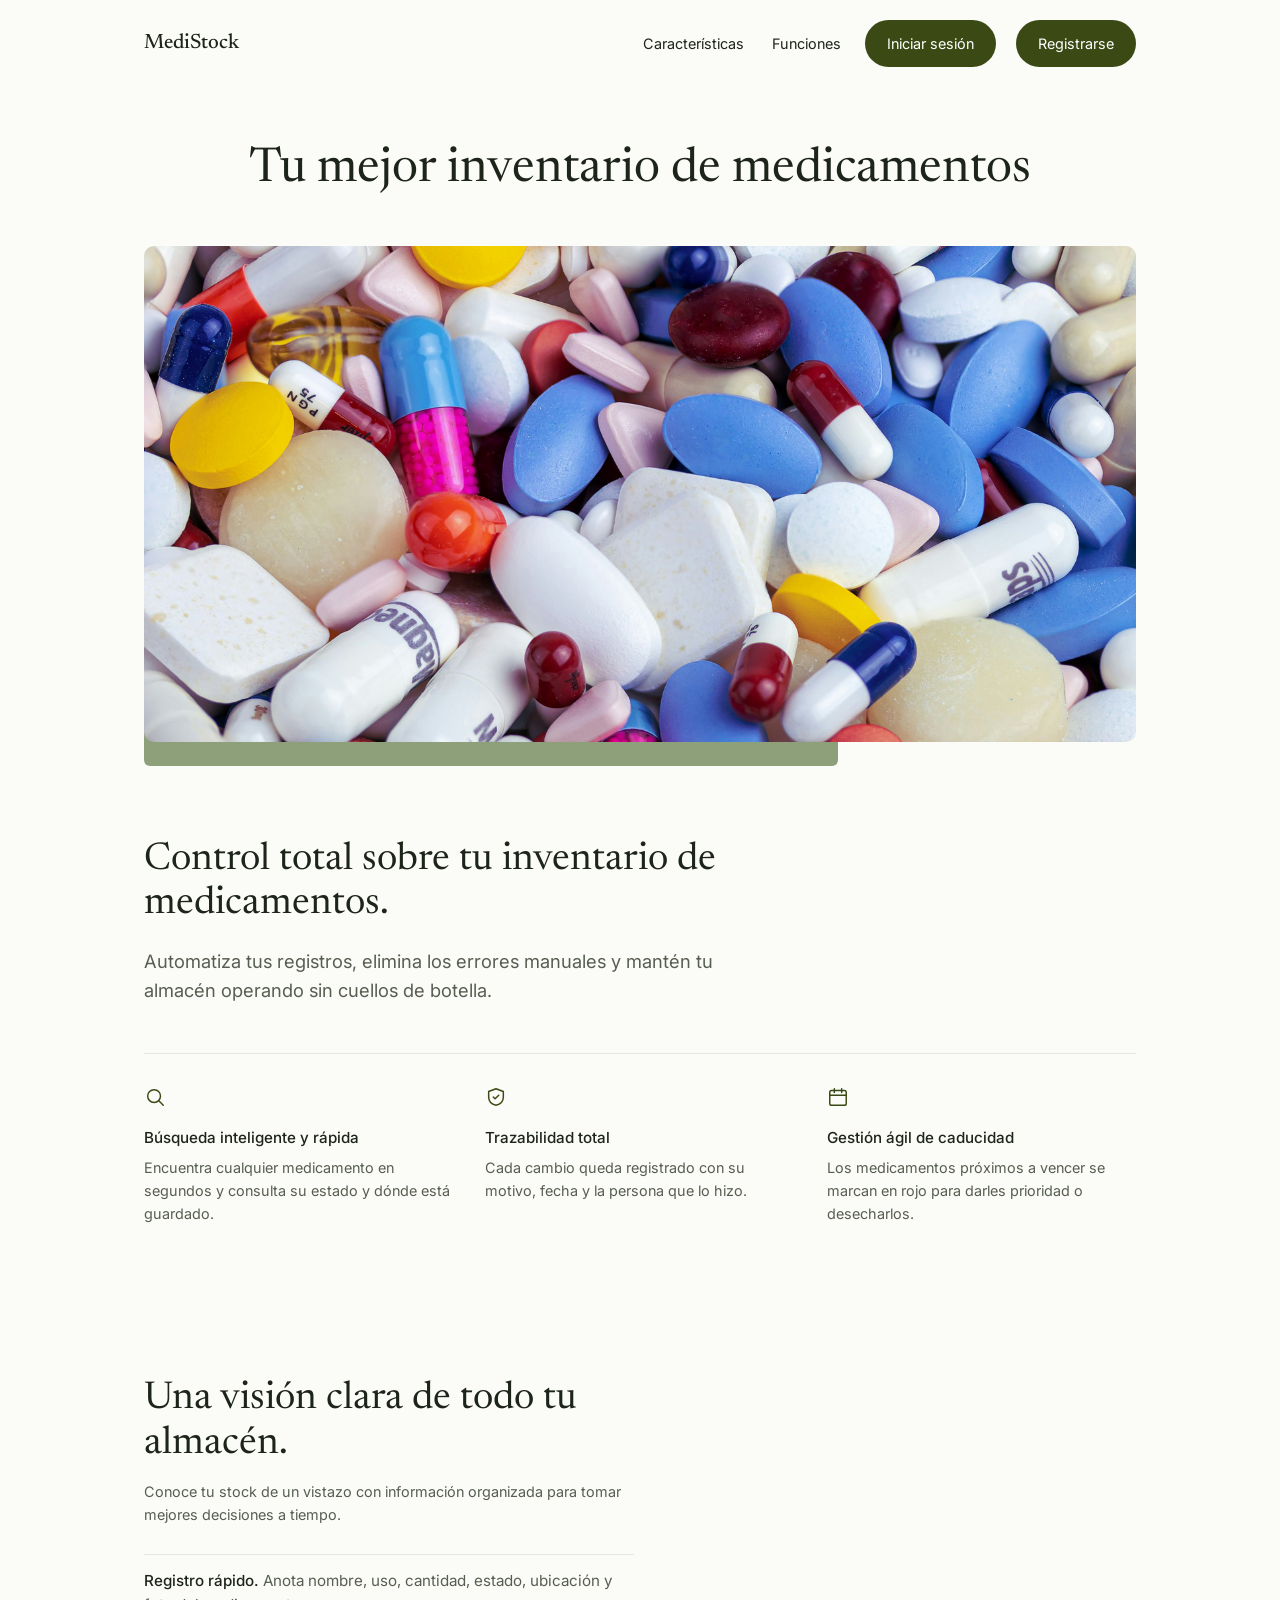
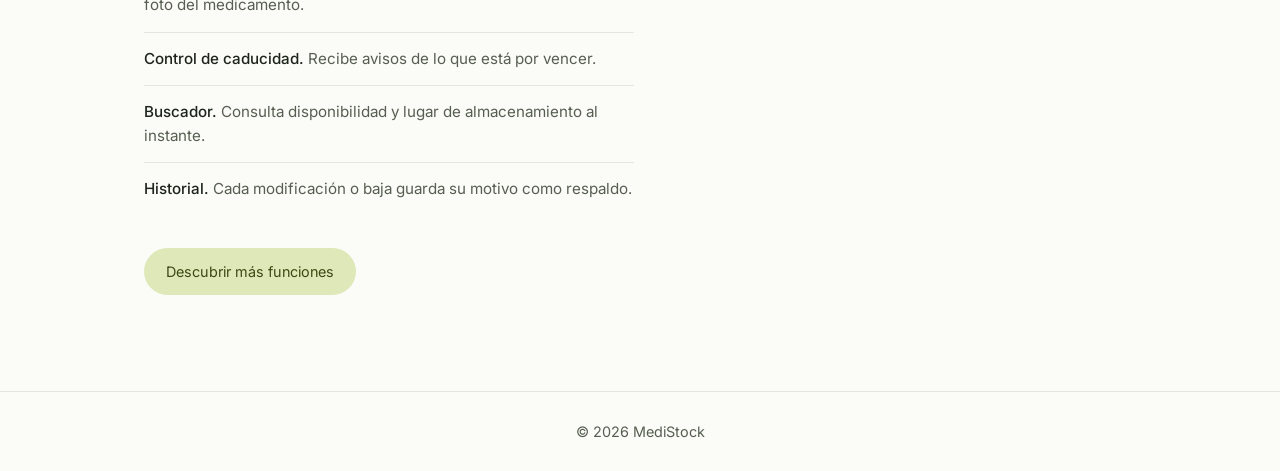
<file: frontend/index.html>
<!DOCTYPE html>
<html lang="es">
<head>
<meta charset="UTF-8">
<meta name="viewport" content="width=device-width, initial-scale=1">
<title>MediStock</title>

<!-- apis y fuentes-->

<link rel="preconnect" href="https://fonts.googleapis.com">
<link rel="preconnect" href="https://fonts.gstatic.com" crossorigin>
<link href="https://fonts.googleapis.com/css2?family=Newsreader:wght@400;500&family=Inter:wght@400;500&display=swap" rel="stylesheet">

<!-- css -->
<link rel="stylesheet" href="assets/style_landing.css">

</head>

<!-- cuerpo de la página -->
<body>

<a class="skip" href="#contenido">Saltar al contenido</a>

<div class="wrap">

  <header>

    <a class="logo" href="#">MediStock</a>
    <nav aria-label="Principal">
      <a href="#caracteristicas">Características</a>
      <a href="#funciones">Funciones</a>
      <a class="btn" href="/login">Iniciar sesión</a>
      <a class="btn" href="/registro">Registrarse</a>
    </nav>
  </header>

  <main id="contenido" tabindex="-1">
  <section class="hero">
    <h1>Tu mejor inventario de medicamentos</h1>
    <div class="hero-img">
      <div class="photo ph" role="img" aria-label="Frasco blanco de medicamento rodeado de cápsulas verdes">
        <img src="assets/images/medicamentos.jpg" alt="Diversas cápsulas de diferentes medicamentos">
      </div>
    </div>
  </section>

  <section class="intro" id="caracteristicas">
    <h2>Control total sobre tu inventario de medicamentos.</h2>
    <p>Automatiza tus registros, elimina los errores manuales y mantén tu almacén operando sin cuellos de botella.</p>
  </section>

  <section class="features" aria-label="Características principales">
    <div>
      <svg aria-hidden="true" focusable="false" viewBox="0 0 24 24"><circle cx="11" cy="11" r="7"/><path d="M21 21l-4.3-4.3"/></svg>
      <h3>Búsqueda inteligente y rápida</h3>
      <p>Encuentra cualquier medicamento en segundos y consulta su estado y dónde está guardado.</p>
    </div>
    <div>
      <svg aria-hidden="true" focusable="false" viewBox="0 0 24 24"><path d="M12 3l8 3v6c0 5-3.5 8-8 9-4.5-1-8-4-8-9V6z"/><path d="M9 12l2 2 4-4"/></svg>
      <h3>Trazabilidad total</h3>
      <p>Cada cambio queda registrado con su motivo, fecha y la persona que lo hizo.</p>
    </div>
    <div>
      <svg aria-hidden="true" focusable="false" viewBox="0 0 24 24"><rect x="3" y="5" width="18" height="16" rx="2"/><path d="M8 3v4M16 3v4M3 10h18"/></svg>
      <h3>Gestión ágil de caducidad</h3>
      <p>Los medicamentos próximos a vencer se marcan en rojo para darles prioridad o desecharlos.</p>
    </div>
  </section>

  <section class="vision" id="funciones">
    <div>
      <h2>Una visión clara de todo tu almacén.</h2>
      <p>Conoce tu stock de un vistazo con información organizada para tomar mejores decisiones a tiempo.</p>
      <ol>
        <li><strong>Registro rápido.</strong> Anota nombre, uso, cantidad, estado, ubicación y foto del medicamento.</li>
        <li><strong>Control de caducidad.</strong> Recibe avisos de lo que está por vencer.</li>
        <li><strong>Buscador.</strong> Consulta disponibilidad y lugar de almacenamiento al instante.</li>
        <li><strong>Historial.</strong> Cada modificación o baja guarda su motivo como respaldo.</li>
      </ol>
      <a class="btn light" href="#caracteristicas">Descubrir más funciones</a>
    </div>
  </section>
  </main>
</div>
<footer>© 2026 MediStock</footer>
</body>
</html>
</file>
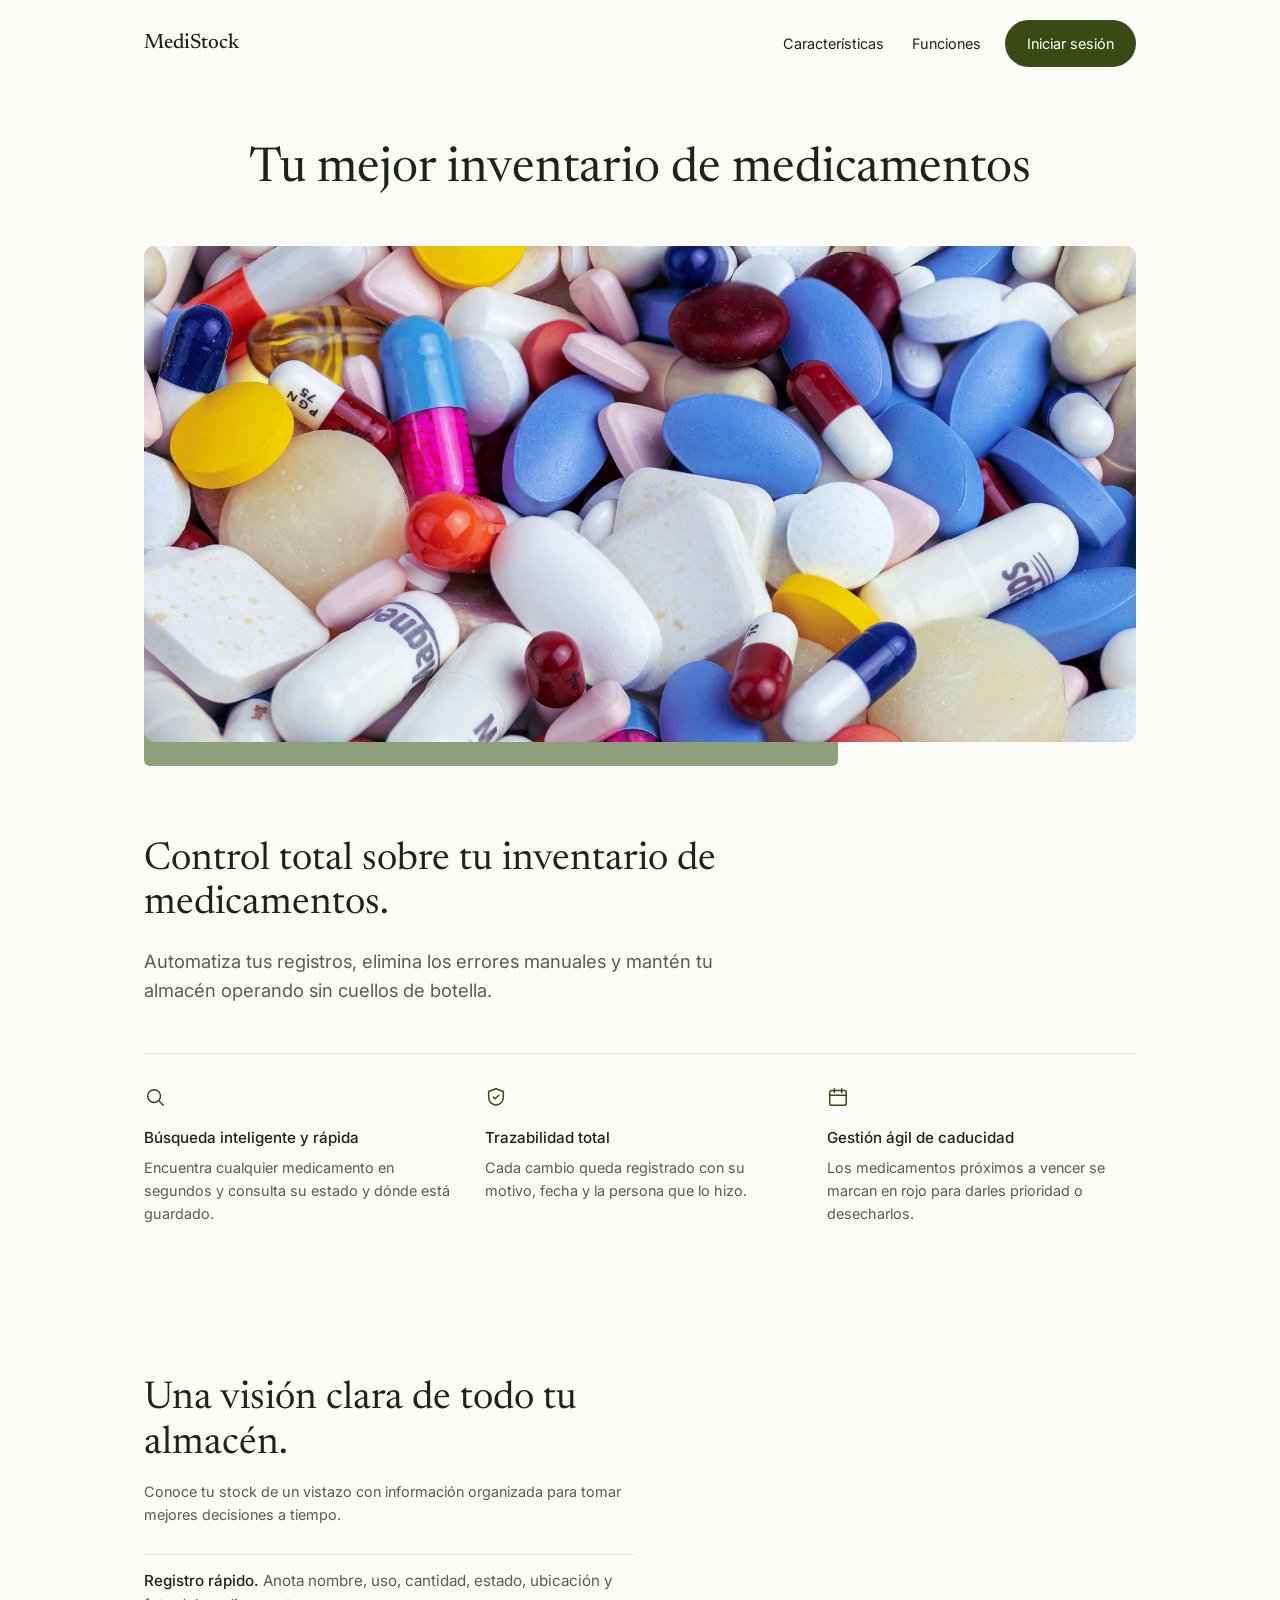
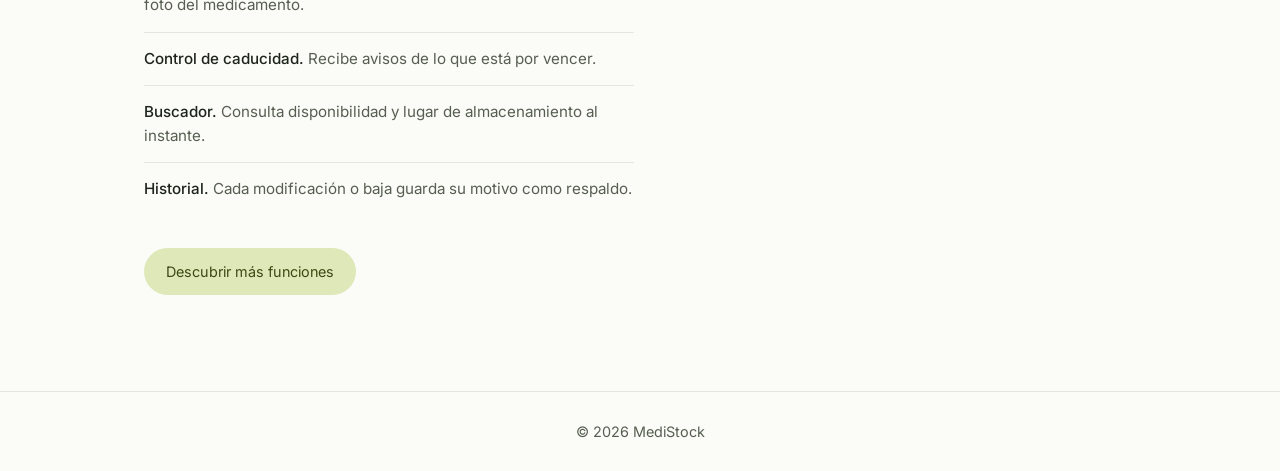
<file: frontend/home.html>
<!DOCTYPE html>
<html lang="es">
<head>
<meta charset="UTF-8">
<meta name="viewport" content="width=device-width, initial-scale=1">
<title>MediStock</title>

<!-- apis y fuentes-->

<link rel="preconnect" href="https://fonts.googleapis.com">
<link rel="preconnect" href="https://fonts.gstatic.com" crossorigin>
<link href="https://fonts.googleapis.com/css2?family=Newsreader:wght@400;500&family=Inter:wght@400;500&display=swap" rel="stylesheet">

<!-- css -->
<link rel="stylesheet" href="assets/style_landing.css">

</head>

<!-- cuerpo de la página -->
<body>

<a class="skip" href="#contenido">Saltar al contenido</a>

<div class="wrap">

  <header>

    <a class="logo" href="#">MediStock</a>
    <nav aria-label="Principal">
      <a href="#caracteristicas">Características</a>
      <a href="#funciones">Funciones</a>
      <a class="btn" href="/login">Iniciar sesión</a>
    </nav>
  </header>

  <main id="contenido" tabindex="-1">
  <section class="hero">
    <h1>Tu mejor inventario de medicamentos</h1>
    <div class="hero-img">
      <div class="photo ph" role="img" aria-label="Frasco blanco de medicamento rodeado de cápsulas verdes">
        <img src="assets/images/medicamentos.jpg" alt="Diversas cápsulas de diferentes medicamentos">
      </div>
    </div>
  </section>

  <section class="intro" id="caracteristicas">
    <h2>Control total sobre tu inventario de medicamentos.</h2>
    <p>Automatiza tus registros, elimina los errores manuales y mantén tu almacén operando sin cuellos de botella.</p>
  </section>

  <section class="features" aria-label="Características principales">
    <div>
      <svg aria-hidden="true" focusable="false" viewBox="0 0 24 24"><circle cx="11" cy="11" r="7"/><path d="M21 21l-4.3-4.3"/></svg>
      <h3>Búsqueda inteligente y rápida</h3>
      <p>Encuentra cualquier medicamento en segundos y consulta su estado y dónde está guardado.</p>
    </div>
    <div>
      <svg aria-hidden="true" focusable="false" viewBox="0 0 24 24"><path d="M12 3l8 3v6c0 5-3.5 8-8 9-4.5-1-8-4-8-9V6z"/><path d="M9 12l2 2 4-4"/></svg>
      <h3>Trazabilidad total</h3>
      <p>Cada cambio queda registrado con su motivo, fecha y la persona que lo hizo.</p>
    </div>
    <div>
      <svg aria-hidden="true" focusable="false" viewBox="0 0 24 24"><rect x="3" y="5" width="18" height="16" rx="2"/><path d="M8 3v4M16 3v4M3 10h18"/></svg>
      <h3>Gestión ágil de caducidad</h3>
      <p>Los medicamentos próximos a vencer se marcan en rojo para darles prioridad o desecharlos.</p>
    </div>
  </section>

  <section class="vision" id="funciones">
    <div>
      <h2>Una visión clara de todo tu almacén.</h2>
      <p>Conoce tu stock de un vistazo con información organizada para tomar mejores decisiones a tiempo.</p>
      <ol>
        <li><strong>Registro rápido.</strong> Anota nombre, uso, cantidad, estado, ubicación y foto del medicamento.</li>
        <li><strong>Control de caducidad.</strong> Recibe avisos de lo que está por vencer.</li>
        <li><strong>Buscador.</strong> Consulta disponibilidad y lugar de almacenamiento al instante.</li>
        <li><strong>Historial.</strong> Cada modificación o baja guarda su motivo como respaldo.</li>
      </ol>
      <a class="btn light" href="#caracteristicas">Descubrir más funciones</a>
    </div>
  </section>
  </main>
</div>
<footer>© 2026 MediStock</footer>
</body>
</html>
</file>
<file: frontend/assets/style_landing.css>
:root{
  --bg:#fbfbf8; --ink:#1d241a; --muted:#575e51; --line:#e4e6df;
  --olive:#3b4a14; --sage:#8da07a; --lime:#dfe8b8; --teal:#4aa6b3;
  --serif:'Newsreader',Georgia,serif; --sans:'Inter',system-ui,sans-serif;
}
*{box-sizing:border-box;margin:0}
body{background:var(--bg);color:var(--ink);font-family:var(--sans);line-height:1.6}
a{color:inherit;text-decoration:none}
a:focus-visible,button:focus-visible{outline:3px solid var(--olive);outline-offset:3px;border-radius:4px}
.skip{position:absolute;left:16px;top:-60px;background:var(--olive);color:#fff;padding:12px 18px;border-radius:6px;z-index:10}
.skip:focus{top:12px}
main:focus{outline:none}
@media (prefers-reduced-motion:reduce){*{animation:none!important;transition:none!important;scroll-behavior:auto!important}}
.wrap{max-width:1040px;margin:0 auto;padding:0 24px}

/* Header */
header{display:flex;flex-wrap:wrap;gap:12px;align-items:center;justify-content:space-between;padding:20px 0}
.logo{font-family:var(--serif);font-size:1.3rem;font-weight:500}
nav{display:flex;flex-wrap:wrap;align-items:center;gap:8px 20px;font-size:.9rem}
nav a:not(.btn){padding:12px 4px;min-height:44px;display:inline-flex;align-items:center}
nav a:not(.btn):hover{text-decoration:underline}
.btn{display:inline-block;padding:12px 22px;min-height:44px;border-radius:999px;font-size:.9rem;background:var(--olive);color:#fff}
.btn.light{background:var(--lime);color:var(--olive)}

/* Hero */
.hero{text-align:center;padding:56px 0 0}
h1,h2{font-family:var(--serif);font-weight:400;line-height:1.15}
h1{font-size:clamp(2rem,5vw,3rem)}
.hero-img{position:relative;margin-top:48px;padding-bottom:0}
.hero-img::before{content:"";position:absolute;left:0;bottom:-24px;width:70%;height:75%;background:var(--sage);border-radius:6px}
.photo{position:relative;border-radius:10px;overflow:hidden;aspect-ratio:16/8;background:#efe7c4}
.photo img{width:100%;height:100%;object-fit:cover;display:block}
/* Placeholder: quita .ph y usa <img> con tu foto real */
.ph{background:radial-gradient(circle at 30% 40%,#7ec850 0 8%,transparent 9%),radial-gradient(circle at 70% 60%,#5fae3c 0 6%,transparent 7%),linear-gradient(135deg,#f1ead0,#e4dba9)}

/* Intro */
.intro{padding:96px 0 48px;max-width:640px}
.intro h2{font-size:clamp(1.8rem,4vw,2.4rem)}
.intro p{margin-top:20px;font-size:1.15rem;color:var(--muted);max-width:52ch}

/* Features */
.features{display:grid;grid-template-columns:repeat(3,1fr);gap:32px;padding:32px 0 56px;border-top:1px solid var(--line)}
.features h3{font-size:.95rem;font-weight:500;margin:10px 0 6px}
.features p{font-size:.9rem;color:var(--muted)}
.features svg{width:22px;height:22px;stroke:var(--olive);fill:none;stroke-width:1.6;stroke-linecap:round;stroke-linejoin:round}

/* Dashboard image */
.dash{aspect-ratio:16/9;background:linear-gradient(135deg,#e9ecef,#cfd6dc);border-radius:10px;overflow:hidden}
.dash img{width:100%;height:100%;object-fit:cover;display:block}

/* Vision */
.vision{display:grid;grid-template-columns:1.1fr 1fr;gap:56px;align-items:center;padding:96px 0}
.vision h2{font-size:clamp(1.8rem,4vw,2.4rem)}
.vision > div > p{margin:14px 0 28px;color:var(--muted);font-size:.9rem}
.vision ol{list-style:none;padding:0;margin-bottom:32px}
.vision li{padding:14px 0;border-top:1px solid var(--line);font-size:.95rem;color:var(--muted)}
.vision li strong{color:var(--ink);font-weight:500}
.caps{aspect-ratio:4/5;border-radius:14px;overflow:hidden;background:linear-gradient(160deg,#7fc6cf,#2f8c9b)}
.caps img{width:100%;height:100%;object-fit:cover;display:block}

footer{border-top:1px solid var(--line);padding:28px 0;font-size:.9rem;color:var(--muted);text-align:center}

@media(max-width:760px){
  .features{grid-template-columns:1fr}
  .vision{grid-template-columns:1fr;gap:32px;padding:64px 0}
  .caps{order:-1;aspect-ratio:16/10}
  .intro{padding-top:72px}
}
</file>
